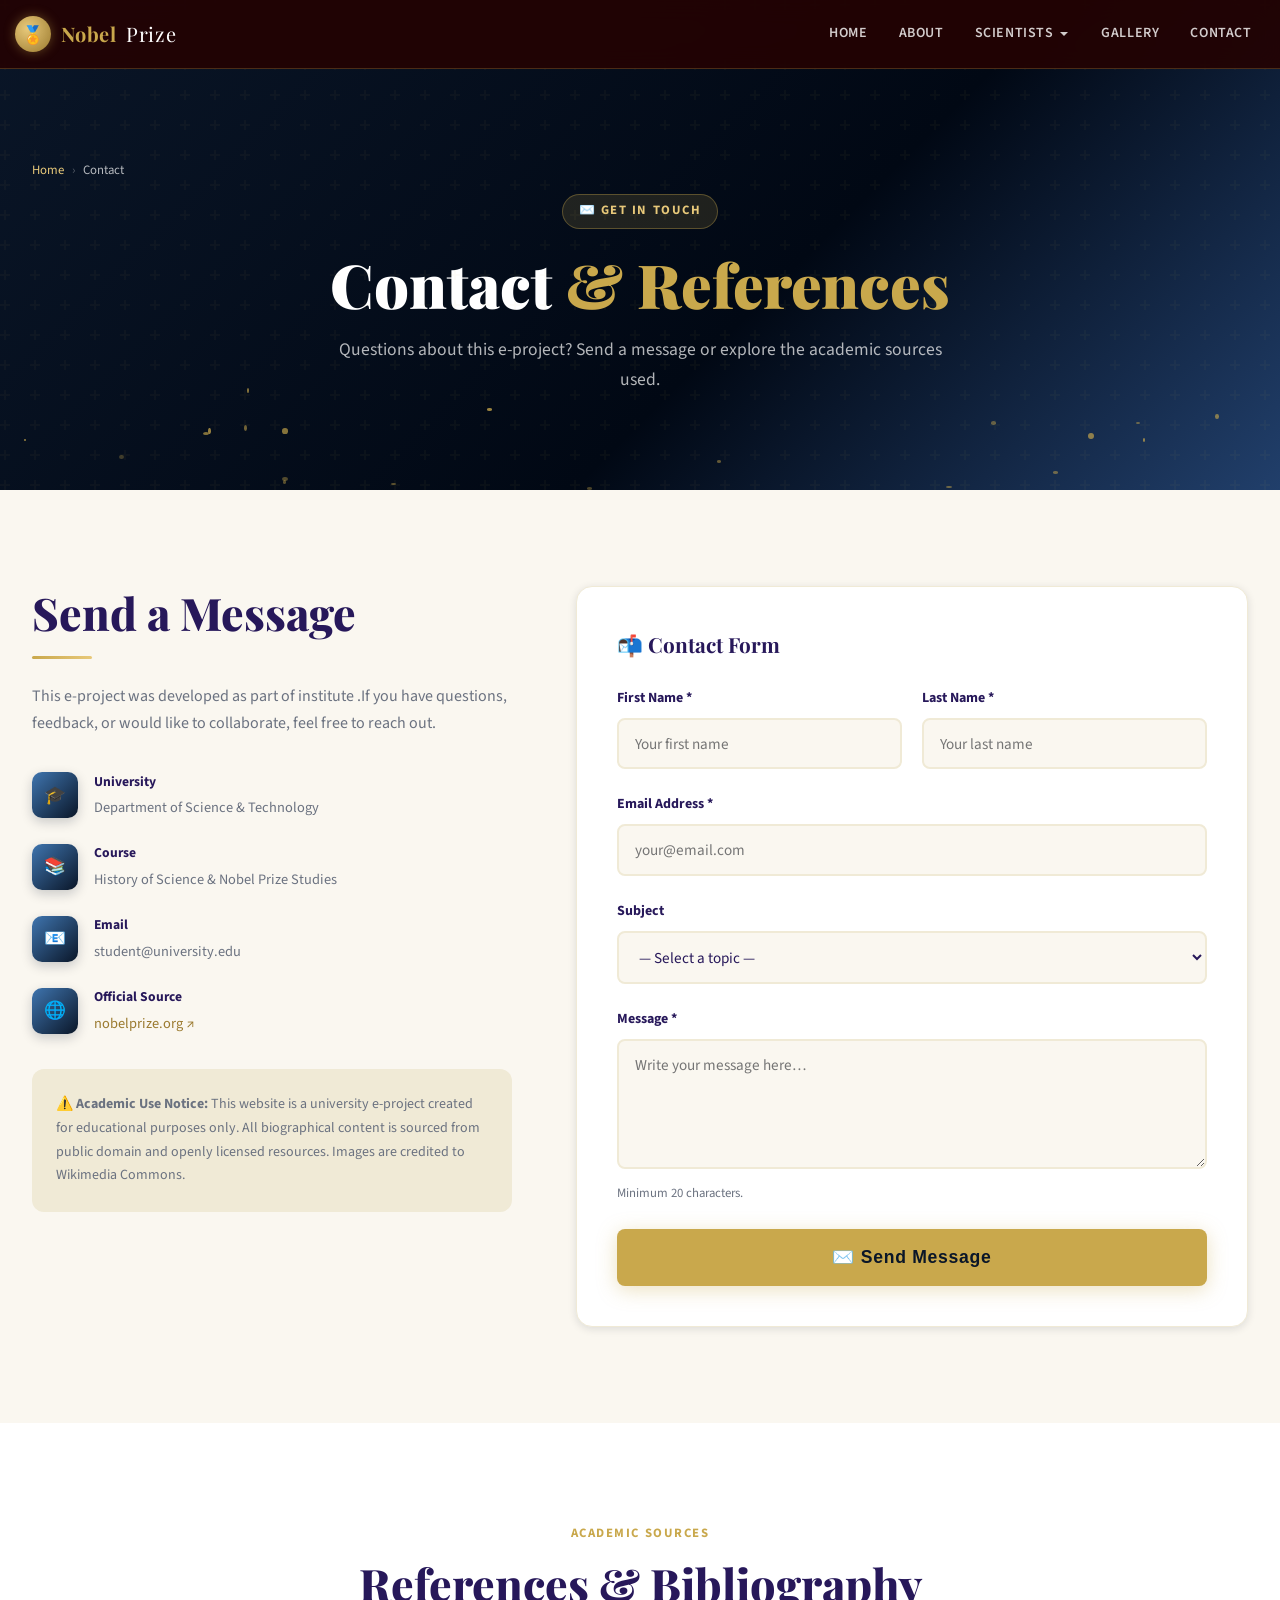
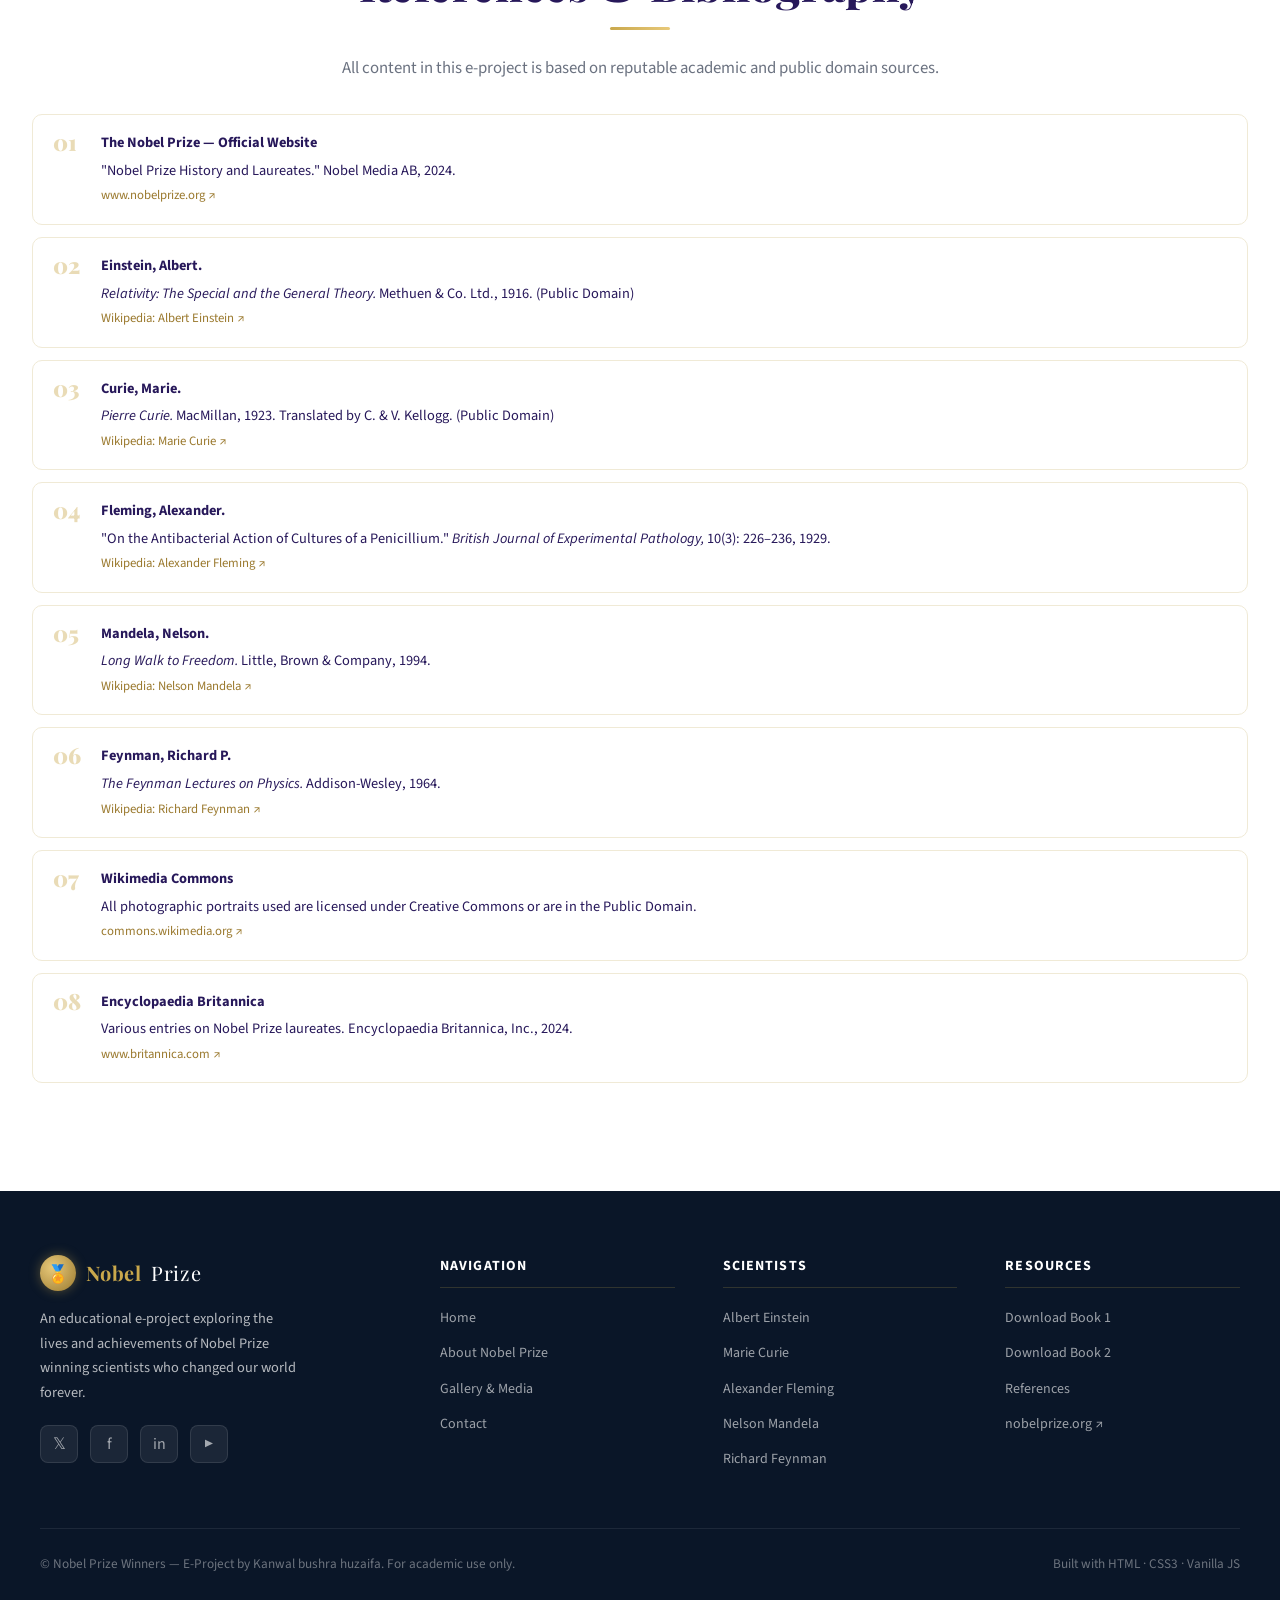
<file: contact.html>
<!DOCTYPE html>
<html lang="en">
<head>
  <meta charset="UTF-8" />
  <meta name="viewport" content="width=device-width, initial-scale=1.0" />
  <meta name="description" content="Contact us and view references for the Nobel Prize Winners E-Project." />
  <title>Contact & References — Nobel Prize E-Project</title>
  <link rel="stylesheet" href="css/style.css" />
  <link rel="preconnect" href="https://fonts.googleapis.com" />
  <link rel="preconnect" href="https://fonts.gstatic.com" crossorigin />
</head>
<body>

  <div id="page-overlay" class="active" aria-hidden="true"></div>
  <div id="nav-placeholder"></div>

  <!-- ── PAGE HERO ── -->
  <header class="page-hero" aria-label="Page header">
    <div class="hero-particles" aria-hidden="true"></div>
    <div class="breadcrumb">
      <a href="index.html">Home</a>
      <span>›</span>
      <span style="color:rgba(255,255,255,.7);">Contact</span>
    </div>
    <div class="page-hero-tag">✉️ Get in Touch</div>
    <h1>Contact <em>&amp; References</em></h1>
    <p>Questions about this e-project? Send a message or explore the academic sources used.</p>
  </header>

  <!-- ── CONTACT SECTION ── -->
  <section class="section" aria-labelledby="contact-heading">
    <div class="container">
      <div class="contact-grid">

        <!-- Left: Info -->
        <div class="reveal-left">
          <h2 class="section-title" id="contact-heading">Send a Message</h2>
          <div class="gold-line"></div>
          <p style="color:var(--text-muted);margin-bottom:2rem;">
            This e-project was developed as part of institute .If you have questions, feedback, or would like to collaborate, feel free to reach out.
          </p>

          <div class="contact-item">
            <div class="contact-icon" aria-hidden="true">🎓</div>
            <div class="contact-item-text">
              <strong>University</strong>
              <span>Department of Science &amp; Technology</span>
            </div>
          </div>

          <div class="contact-item">
            <div class="contact-icon" aria-hidden="true">📚</div>
            <div class="contact-item-text">
              <strong>Course</strong>
              <span>History of Science &amp; Nobel Prize Studies</span>
            </div>
          </div>

          <div class="contact-item">
            <div class="contact-icon" aria-hidden="true">📧</div>
            <div class="contact-item-text">
              <strong>Email</strong>
              <span>student@university.edu</span>
            </div>
          </div>

          <div class="contact-item">
            <div class="contact-icon" aria-hidden="true">🌐</div>
            <div class="contact-item-text">
              <strong>Official Source</strong>
              <span><a href="https://www.nobelprize.org" target="_blank" rel="noopener" style="color:var(--gold-dark);">nobelprize.org ↗</a></span>
            </div>
          </div>

          <!-- Disclaimer box -->
          <div style="background:var(--cream-dark);border-radius:12px;padding:1.5rem;margin-top:2rem;">
            <p style="font-size:.875rem;color:var(--text-muted);">
              ⚠️ <strong>Academic Use Notice:</strong> This website is a university e-project created for educational purposes only. All biographical content is sourced from public domain and openly licensed resources. Images are credited to Wikimedia Commons.
            </p>
          </div>
        </div>

        <!-- Right: Form -->
        <div class="reveal-right">
          <div class="contact-form">
            <h3 style="font-family:var(--font-display);font-size:1.3rem;margin-bottom:1.5rem;">
              📬 Contact Form
            </h3>

            <form id="contact-form" novalidate>
              <div class="form-row">
                <div class="form-group">
                  <label for="fname">First Name *</label>
                  <input type="text" id="fname" name="fname" placeholder="Your first name" required autocomplete="given-name" />
                </div>
                <div class="form-group">
                  <label for="lname">Last Name *</label>
                  <input type="text" id="lname" name="lname" placeholder="Your last name" required autocomplete="family-name" />
                </div>
              </div>

              <div class="form-group">
                <label for="email">Email Address *</label>
                <input type="email" id="email" name="email" placeholder="your@email.com" required autocomplete="email" />
              </div>

              <div class="form-group">
                <label for="subject">Subject</label>
                <select id="subject" name="subject">
                  <option value="">— Select a topic —</option>
                  <option value="feedback">Project Feedback</option>
                  <option value="question">General Question</option>
                  <option value="collaboration">Collaboration</option>
                  <option value="source">Source / Citation Query</option>
                  <option value="other">Other</option>
                </select>
              </div>

              <div class="form-group">
                <label for="message">Message *</label>
                <textarea id="message" name="message" placeholder="Write your message here…" required minlength="20"></textarea>
                <p class="form-note">Minimum 20 characters.</p>
              </div>

              <button type="submit" class="btn btn-primary" style="width:100%;justify-content:center;padding:1rem;">
                ✉️ Send Message
              </button>
            </form>

            <!-- Success State -->
            <div id="form-success" class="success-msg" aria-live="polite">
              <div class="success-icon" aria-hidden="true">✅</div>
              <h4 style="font-family:var(--font-display);font-size:1.3rem;margin-bottom:.5rem;">Message Sent!</h4>
              <p style="color:var(--text-muted);">Thank you for reaching out. We'll get back to you as soon as possible.</p>
            </div>
          </div>
        </div>

      </div>
    </div>
  </section>

  <!-- ── REFERENCES ── -->
  <section class="section section-alt" id="references" aria-labelledby="ref-heading">
    <div class="container">
      <div class="text-center reveal">
        <span class="section-label">Academic Sources</span>
        <h2 class="section-title" id="ref-heading">References &amp; Bibliography</h2>
        <div class="gold-line"></div>
        <p class="section-desc">All content in this e-project is based on reputable academic and public domain sources.</p>
      </div>

      <ol class="references-list reveal">

        <li class="ref-item">
          <div class="ref-num"></div>
          <div class="ref-text">
            <strong>The Nobel Prize — Official Website</strong>
            "Nobel Prize History and Laureates." Nobel Media AB, 2024.
            <br><a href="https://www.nobelprize.org" target="_blank" rel="noopener">www.nobelprize.org ↗</a>
          </div>
        </li>

        <li class="ref-item">
          <div class="ref-num"></div>
          <div class="ref-text">
            <strong>Einstein, Albert.</strong>
            <em>Relativity: The Special and the General Theory.</em> Methuen &amp; Co. Ltd., 1916. (Public Domain)
            <br><a href="https://en.wikipedia.org/wiki/Albert_Einstein" target="_blank" rel="noopener">Wikipedia: Albert Einstein ↗</a>
          </div>
        </li>

        <li class="ref-item">
          <div class="ref-num"></div>
          <div class="ref-text">
            <strong>Curie, Marie.</strong>
            <em>Pierre Curie.</em> MacMillan, 1923. Translated by C. &amp; V. Kellogg. (Public Domain)
            <br><a href="https://en.wikipedia.org/wiki/Marie_Curie" target="_blank" rel="noopener">Wikipedia: Marie Curie ↗</a>
          </div>
        </li>

        <li class="ref-item">
          <div class="ref-num"></div>
          <div class="ref-text">
            <strong>Fleming, Alexander.</strong>
            "On the Antibacterial Action of Cultures of a Penicillium."
            <em>British Journal of Experimental Pathology,</em> 10(3): 226–236, 1929.
            <br><a href="https://en.wikipedia.org/wiki/Alexander_Fleming" target="_blank" rel="noopener">Wikipedia: Alexander Fleming ↗</a>
          </div>
        </li>

        <li class="ref-item">
          <div class="ref-num"></div>
          <div class="ref-text">
            <strong>Mandela, Nelson.</strong>
            <em>Long Walk to Freedom.</em> Little, Brown &amp; Company, 1994.
            <br><a href="https://en.wikipedia.org/wiki/Nelson_Mandela" target="_blank" rel="noopener">Wikipedia: Nelson Mandela ↗</a>
          </div>
        </li>

        <li class="ref-item">
          <div class="ref-num"></div>
          <div class="ref-text">
            <strong>Feynman, Richard P.</strong>
            <em>The Feynman Lectures on Physics.</em> Addison-Wesley, 1964.
            <br><a href="https://en.wikipedia.org/wiki/Richard_Feynman" target="_blank" rel="noopener">Wikipedia: Richard Feynman ↗</a>
          </div>
        </li>

        <li class="ref-item">
          <div class="ref-num"></div>
          <div class="ref-text">
            <strong>Wikimedia Commons</strong>
            All photographic portraits used are licensed under Creative Commons or are in the Public Domain.
            <br><a href="https://commons.wikimedia.org" target="_blank" rel="noopener">commons.wikimedia.org ↗</a>
          </div>
        </li>

        <li class="ref-item">
          <div class="ref-num"></div>
          <div class="ref-text">
            <strong>Encyclopaedia Britannica</strong>
            Various entries on Nobel Prize laureates. Encyclopaedia Britannica, Inc., 2024.
            <br><a href="https://www.britannica.com" target="_blank" rel="noopener">www.britannica.com ↗</a>
          </div>
        </li>

      </ol>
    </div>
  </section>

  <div id="footer-placeholder"></div>
  <button class="back-top" aria-label="Back to top">↑</button>

  <script src="js/components.js"></script>
  <script src="js/script.js"></script>
</body>
</html>
</file>
<file: css/style.css>
/* ============================================================
   NOBEL PRIZE WINNERS — UNIVERSITY E-PROJECT
   style.css | Author: Student Project | Version 1.0
   ============================================================ */

/* ── Google Fonts ── */
@import url('https://fonts.googleapis.com/css2?family=Playfair+Display:ital,wght@0,400;0,700;0,900;1,400&family=Source+Sans+3:wght@300;400;600;700&display=swap');

/* ── CSS Custom Properties ── */
:root {
  --gold:        #C9A84C;
  --gold-light:  #E8C97A;
  --gold-dark:   #9B7A2F;
  --navy:        #0A1628;
  --navy-mid:    #010814;
  --navy-light:  #3f75af;
  --cream:       #FAF7F0;
  --cream-dark:  #F0EAD6;
  --text-main:   #27185a;
  --text-muted:  #6B7280;
  --white:       #FFFFFF;
  --shadow-sm:   0 2px 8px rgba(10,22,40,.12);
  --shadow-md:   0 6px 24px rgba(96, 14, 30, 0.18);
  --shadow-lg:   0 16px 48px rgba(147, 17, 95, 0.24);
  --radius:      10px;
  --transition:  .35s cubic-bezier(.4,0,.2,1);
  --font-display:'Playfair Display', Georgia, serif;
  --font-body:   'Source Sans 3', 'Segoe UI', sans-serif;
}

/* ── Reset & Base ── */
*, *::before, *::after { box-sizing: border-box; margin: 0; padding: 0; }

html { scroll-behavior: smooth; font-size: 16px; }

body {
  font-family: var(--font-body);
  background: var(--cream);
  color: var(--text-main);
  line-height: 1.7;
  overflow-x: hidden;
}

img { max-width: 100%; height: auto; display: block; }
a  { text-decoration: none; color: inherit; }
ul { list-style: none; }

/* ── Page Transition Overlay ── */
#page-overlay {
  position: fixed; inset: 0;
  background: var(--navy);
  z-index: 9999;
  pointer-events: none;
  opacity: 0;
  transition: opacity .45s ease;
}
#page-overlay.active { opacity: 1; pointer-events: all; }

/* ============================================================
   NAVIGATION
   ============================================================ */
.navbar {
  position: fixed; top: 0; left: 0; right: 0;
  z-index: 1000;
  background: rgba(35, 3, 3, 0.92);
  backdrop-filter: blur(12px);
  -webkit-backdrop-filter: blur(12px);
  border-bottom: 1px solid rgba(201,168,76,.25);
  transition: background var(--transition), box-shadow var(--transition);
}
.navbar.scrolled {
  background: rgba(20, 39, 69, 0.98);
  box-shadow: var(--shadow-md);
}

.nav-inner {
  max-width: 1280px; margin: auto;
  padding: 0 2rem;
  display: flex; align-items: center; justify-content: space-between;
  height: 68px;
}

/* Logo */
.nav-logo {
  display: flex; align-items: center; gap: .6rem;
  font-family: var(--font-display);
  font-size: 1.25rem; font-weight: 700;
  color: var(--gold);
  letter-spacing: .03em;
}
.nav-logo span { color: var(--white); font-weight: 400; }
.logo-medal {
  width: 36px; height: 36px;
  background: radial-gradient(circle at 35% 35%, var(--gold-light), var(--gold-dark));
  border-radius: 50%;
  display: flex; align-items: center; justify-content: center;
  font-size: 1.1rem;
  box-shadow: 0 0 12px rgba(201,168,76,.4);
}

/* Nav Links */
.nav-links {
  display: flex; align-items: center; gap: .25rem;
}
.nav-links a {
  color: rgba(255,255,255,.8);
  font-size: .875rem; font-weight: 600;
  letter-spacing: .04em; text-transform: uppercase;
  padding: .5rem .85rem;
  border-radius: 6px;
  position: relative;
  transition: color var(--transition), background var(--transition);
}
.nav-links a::after {
  content: '';
  position: absolute; bottom: 4px; left: 50%; right: 50%;
  height: 2px; background: var(--gold);
  border-radius: 2px;
  transition: left var(--transition), right var(--transition);
}
.nav-links a:hover,
.nav-links a.active {
  color: var(--gold-light);
  background: rgba(201,168,76,.1);
}
.nav-links a:hover::after,
.nav-links a.active::after { left: 12px; right: 12px; }

/* Dropdown */
.nav-dropdown { position: relative; }
.dropdown-toggle { cursor: pointer; display: flex; align-items: center; gap: .3rem; }
.dropdown-toggle svg { transition: transform var(--transition); }
.nav-dropdown:hover .dropdown-toggle svg { transform: rotate(180deg); }

.dropdown-menu {
  position: absolute; top: calc(100% + 8px); left: 50%;
  transform: translateX(-50%) translateY(-8px);
  background: var(--navy-mid);
  border: 1px solid rgba(201,168,76,.2);
  border-radius: var(--radius);
  padding: .5rem;
  min-width: 200px;
  opacity: 0; pointer-events: none;
  transition: opacity var(--transition), transform var(--transition);
  box-shadow: var(--shadow-lg);
}
.nav-dropdown:hover .dropdown-menu {
  opacity: 1; pointer-events: all;
  transform: translateX(-50%) translateY(0);
}
.dropdown-menu a {
  display: flex; align-items: center; gap: .6rem;
  padding: .55rem .9rem;
  border-radius: 6px;
  font-size: .85rem;
  color: rgba(255,255,255,.75);
  transition: background var(--transition), color var(--transition);
}
.dropdown-menu a:hover { background: rgba(201,168,76,.12); color: var(--gold-light); }
.dropdown-menu a .flag { font-size: 1rem; }

/* Hamburger */
.hamburger {
  display: none; flex-direction: column;
  justify-content: center; gap: 5px;
  width: 40px; height: 40px;
  background: none; border: none;
  cursor: pointer; padding: 6px;
  border-radius: 6px;
  transition: background var(--transition);
}
.hamburger:hover { background: rgba(201,168,76,.1); }
.hamburger span {
  display: block; height: 2px;
  background: var(--gold);
  border-radius: 2px;
  transition: transform var(--transition), opacity var(--transition), width var(--transition);
}
.hamburger span:nth-child(2) { width: 70%; margin-left: auto; }
.hamburger.open span:nth-child(1) { transform: translateY(7px) rotate(45deg); }
.hamburger.open span:nth-child(2) { opacity: 0; }
.hamburger.open span:nth-child(3) { transform: translateY(-7px) rotate(-45deg); width: 100%; }

/* Mobile Nav */
.mobile-nav {
  display: none; flex-direction: column;
  background: var(--navy-mid);
  border-top: 1px solid rgba(201,168,76,.2);
  padding: 1rem 2rem 1.5rem;
  gap: .25rem;
}
.mobile-nav.open { display: flex; }
.mobile-nav a {
  color: rgba(255,255,255,.8); font-size: .9rem; font-weight: 600;
  text-transform: uppercase; letter-spacing: .04em;
  padding: .65rem .75rem; border-radius: 6px;
  transition: color var(--transition), background var(--transition);
}
.mobile-nav a:hover { color: var(--gold-light); background: rgba(201,168,76,.1); }
.mobile-nav .mobile-divider {
  font-size: .7rem; letter-spacing: .1em; text-transform: uppercase;
  color: var(--gold); opacity: .7; padding: .75rem .75rem .25rem;
}

/* ============================================================
   HERO / BANNER SECTIONS
   ============================================================ */
.page-hero {
  position: relative;
  padding: 10rem 2rem 6rem;
  background: linear-gradient(135deg, var(--navy) 0%, var(--navy-mid) 60%, #213f6b 100%);
  overflow: hidden;
  text-align: center;
}
.page-hero::before {
  content: '';
  position: absolute; inset: 0;
  background: url("data:image/svg+xml,%3Csvg width='60' height='60' viewBox='0 0 60 60' xmlns='http://www.w3.org/2000/svg'%3E%3Cg fill='none' fill-rule='evenodd'%3E%3Cg fill='%23C9A84C' fill-opacity='0.04'%3E%3Cpath d='M36 34v-4h-2v4h-4v2h4v4h2v-4h4v-2h-4zm0-30V0h-2v4h-4v2h4v4h2V6h4V4h-4zM6 34v-4H4v4H0v2h4v4h2v-4h4v-2H6zM6 4V0H4v4H0v2h4v4h2V6h4V4H6z'/%3E%3C/g%3E%3C/g%3E%3C/svg%3E");
}
.page-hero-tag {
  display: inline-block;
  background: rgba(201,168,76,.15);
  border: 1px solid rgba(201,168,76,.35);
  color: var(--gold-light);
  font-size: .8rem; font-weight: 700;
  letter-spacing: .12em; text-transform: uppercase;
  padding: .35rem 1rem; border-radius: 50px;
  margin-bottom: 1.25rem;
}
.page-hero h1 {
  font-family: var(--font-display);
  font-size: clamp(2.2rem, 5vw, 3.8rem);
  color: var(--white); font-weight: 900;
  line-height: 1.15;
  margin-bottom: 1rem;
}
.page-hero h1 em { color: var(--gold); font-style: normal; }
.page-hero p {
  max-width: 640px; margin: 0 auto;
  color: rgba(255,255,255,.7); font-size: 1.1rem;
}
.hero-particles {
  position: absolute; inset: 0; pointer-events: none; overflow: hidden;
}
.particle {
  position: absolute; width: 4px; height: 4px;
  background: var(--gold); border-radius: 50%; opacity: 0;
  animation: floatUp 6s infinite ease-in-out;
}
@keyframes floatUp {
  0%   { opacity: 0; transform: translateY(60px) scale(0); }
  20%  { opacity: .6; }
  80%  { opacity: .2; }
  100% { opacity: 0; transform: translateY(-200px) scale(1.5); }
}

/* ============================================================
   HOME PAGE — VIDEO BANNER
   ============================================================ */
.video-banner {
  position: relative; height: 100vh; min-height: 600px;
  background: var(--navy);
  overflow: hidden;
  display: flex; align-items: center; justify-content: center;
}
.video-bg {
  position: absolute; inset: 0;
  width: 100%; height: 100%;
  object-fit: cover; opacity: .35;
}
.video-fallback {
  position: absolute; inset: 0;
  background: radial-gradient(ellipse at 30% 50%, #1E3A5F 0%, #0A1628 60%);
}
/* Animated background stars for fallback */
.stars {
  position: absolute; inset: 0; overflow: hidden;
}
.star {
  position: absolute;
  background: var(--white); border-radius: 50%;
  animation: twinkle 3s infinite ease-in-out alternate;
}
@keyframes twinkle {
  0%  { opacity: .1; transform: scale(.8); }
  100%{ opacity: .8; transform: scale(1.2); }
}

.video-overlay {
  position: absolute; inset: 0;
  background: linear-gradient(to bottom, rgba(10,22,40,.3) 0%, rgba(10,22,40,.6) 70%, rgba(10,22,40,.95) 100%);
}
.video-content {
  position: relative; z-index: 2;
  text-align: center; padding: 2rem;
  max-width: 900px;
}
.video-tag {
  display: inline-flex; align-items: center; gap: .5rem;
  background: rgba(201,168,76,.15);
  border: 1px solid rgba(201,168,76,.4);
  color: var(--gold-light); font-size: .8rem;
  font-weight: 700; letter-spacing: .12em; text-transform: uppercase;
  padding: .4rem 1.1rem; border-radius: 50px;
  margin-bottom: 1.75rem;
  animation: fadeInDown .8s ease both;
}
.video-tag .dot {
  width: 6px; height: 6px; background: var(--gold);
  border-radius: 50%; animation: pulse 1.5s infinite;
}
@keyframes pulse {
  0%,100% { transform: scale(1); opacity: 1; }
  50%      { transform: scale(1.6); opacity: .5; }
}
.video-title {
  font-family: var(--font-display);
  font-size: clamp(2.5rem, 7vw, 5.5rem);
  color: var(--white); font-weight: 900;
  line-height: 1.1; margin-bottom: 1.5rem;
  animation: fadeInDown .8s .15s ease both;
}
.video-title span { color: var(--gold); }
.video-subtitle {
  font-size: clamp(1rem, 2.5vw, 1.25rem);
  color: rgba(255,255,255,.75); max-width: 600px; margin: 0 auto 2.5rem;
  animation: fadeInDown .8s .3s ease both;
}
.hero-cta {
  display: flex; flex-wrap: wrap; gap: 1rem;
  justify-content: center;
  animation: fadeInDown .8s .45s ease both;
}
.btn {
  display: inline-flex; align-items: center; gap: .5rem;
  padding: .85rem 2rem; border-radius: 8px;
  font-weight: 700; font-size: .95rem;
  letter-spacing: .04em; cursor: pointer;
  border: 2px solid transparent;
  transition: all var(--transition);
  position: relative; overflow: hidden;
}
.btn::before {
  content: ''; position: absolute; inset: 0;
  background: rgba(255,255,255,.1);
  transform: translateX(-100%);
  transition: transform .4s ease;
}
.btn:hover::before { transform: translateX(0); }
.btn-primary {
  background: var(--gold);
  color: var(--navy);
  box-shadow: 0 4px 20px rgba(201,168,76,.35);
}
.btn-primary:hover {
  background: var(--gold-light);
  box-shadow: 0 6px 28px rgba(201,168,76,.5);
  transform: translateY(-2px);
}
.btn-outline {
  border-color: rgba(255,255,255,.4);
  color: var(--white);
}
.btn-outline:hover {
  border-color: var(--gold);
  color: var(--gold-light);
  transform: translateY(-2px);
}

/* Play button */
.play-btn {
  display: inline-flex; align-items: center; justify-content: center;
  width: 64px; height: 64px;
  background: rgba(255,255,255,.15);
  border: 2px solid rgba(255,255,255,.4);
  border-radius: 50%; font-size: 1.4rem;
  transition: all var(--transition); cursor: pointer;
}
.play-btn:hover {
  background: var(--gold); border-color: var(--gold);
  transform: scale(1.1);
}


/* Scroll indicator */
.scroll-indicator {
  position: absolute; bottom: 2.5rem; left: 50%; transform: translateX(-50%);
  z-index: 2; display: flex; flex-direction: column;
  align-items: center; gap: .4rem;
  color: rgba(255,255,255,.5); font-size: .75rem;
  letter-spacing: .1em; text-transform: uppercase;
  animation: bounceDown 2s infinite;
}
.scroll-indicator svg { opacity: .5; }
@keyframes bounceDown {
  0%,100% { transform: translateX(-50%) translateY(0); }
  50%      { transform: translateX(-50%) translateY(8px); }
}

@keyframes fadeInDown {
  from { opacity: 0; transform: translateY(-24px); }
  to   { opacity: 1; transform: translateY(0); }
}
@keyframes fadeInUp {
  from { opacity: 0; transform: translateY(24px); }
  to   { opacity: 1; transform: translateY(0); }
}

/* ============================================================
   SECTIONS & LAYOUT
   ============================================================ */
.section { padding: 6rem 2rem; }
.section-alt { background: var(--white); }
.section-dark { background: var(--navy); color: var(--white); }

.container { max-width: 1200px; margin: auto; }
.container-sm { max-width: 820px; margin: auto; }

.section-label {
  display: inline-block;
  color: var(--gold); font-size: .8rem;
  font-weight: 700; letter-spacing: .12em; text-transform: uppercase;
  margin-bottom: .75rem;
}
.section-title {
  font-family: var(--font-display);
  font-size: clamp(1.9rem, 4vw, 2.8rem);
  font-weight: 800; line-height: 1.2;
  margin-bottom: 1rem;
}
.section-desc {
  color: var(--text-muted); font-size: 1.05rem;
  max-width: 600px;
}
.text-center { text-align: center; }
.text-center .section-desc { margin: 0 auto; }

/* Gold divider */
.gold-line {
  width: 60px; height: 3px;
  background: linear-gradient(90deg, var(--gold), var(--gold-light));
  border-radius: 2px; margin: 1rem 0 1.5rem;
}
.text-center .gold-line { margin: 1rem auto 1.5rem; }

/* ============================================================
   SCIENTIST CARDS (Home page grid)
   ============================================================ */
.cards-grid {
  display: grid;
  grid-template-columns: repeat(auto-fill, minmax(300px, 1fr));
  gap: 2rem; margin-top: 3rem;
}
.scientist-card {
  background: var(--white);
  border-radius: 14px;
  overflow: hidden;
  box-shadow: var(--shadow-sm);
  border: 1px solid rgba(201,168,76,.12);
  transition: transform var(--transition), box-shadow var(--transition);
  position: relative;
}
.scientist-card:hover {
  transform: translateY(-6px);
  box-shadow: var(--shadow-lg);
}
.card-img-wrap {
  position: relative; height: 220px;
  background: linear-gradient(135deg, var(--navy-light), var(--navy));
  overflow: hidden;
}
.card-img-wrap img {
  width: 100%; height: 100%;
  object-fit: cover;
  transition: transform .6s ease;
  filter: grayscale(20%);
}
.scientist-card:hover .card-img-wrap img { transform: scale(1.06); filter: grayscale(0); }
.card-badge {
  position: absolute; top: 1rem; right: 1rem;
  background: var(--gold);
  color: var(--navy); font-size: .72rem;
  font-weight: 800; letter-spacing: .06em; text-transform: uppercase;
  padding: .3rem .7rem; border-radius: 50px;
}
.card-body { padding: 1.5rem; }
.card-year { color: var(--gold); font-size: .8rem; font-weight: 700; letter-spacing: .06em; }
.card-name {
  font-family: var(--font-display);
  font-size: 1.3rem; font-weight: 700;
  margin: .3rem 0 .6rem; line-height: 1.25;
}
.card-desc { color: var(--text-muted); font-size: .9rem; line-height: 1.6; }
.card-link {
  display: inline-flex; align-items: center; gap: .4rem;
  margin-top: 1.1rem; color: var(--gold-dark);
  font-size: .875rem; font-weight: 700;
  transition: gap var(--transition), color var(--transition);
}
.card-link:hover { gap: .7rem; color: var(--gold); }

/* ============================================================
   ABOUT PAGE
   ============================================================ */
.about-grid {
  display: grid; grid-template-columns: 1fr 1fr;
  gap: 4rem; align-items: center;
}
.about-img-wrap {
  position: relative; border-radius: 16px; overflow: hidden;
  box-shadow: var(--shadow-lg);
}
.about-img-wrap img { width: 100%; height: 480px; object-fit: cover; }
.about-img-wrap::before {
  content: '';
  position: absolute; inset: -2px;
  border: 2px solid var(--gold);
  border-radius: 18px; z-index: 1;
  opacity: .4;
}
.about-img-accent {
  position: absolute; bottom: -1.5rem; right: -1.5rem;
  width: 100px; height: 100px;
  background: var(--gold); border-radius: 16px;
  opacity: .12; z-index: 0;
}
.stat-row { display: flex; gap: 2rem; margin-top: 2rem; flex-wrap: wrap; }
.stat-item { flex: 1; min-width: 100px; }
.stat-number {
  font-family: var(--font-display);
  font-size: 2.2rem; font-weight: 900;
  color: var(--gold-dark); line-height: 1;
}
.stat-label { font-size: .85rem; color: var(--text-muted); margin-top: .2rem; }

.categories-grid {
  display: grid; grid-template-columns: repeat(auto-fill, minmax(180px, 1fr));
  gap: 1.25rem; margin-top: 2.5rem;
}
.category-card {
  background: var(--white);
  border: 1px solid var(--cream-dark);
  border-radius: 12px; padding: 1.5rem;
  text-align: center;
  transition: all var(--transition);
  cursor: default;
}
.category-card:hover {
  border-color: var(--gold);
  box-shadow: 0 4px 20px rgba(201,168,76,.15);
  transform: translateY(-3px);
}
.category-icon { font-size: 2rem; margin-bottom: .6rem; }
.category-name { font-weight: 700; font-size: .95rem; }

/* ============================================================
   SCIENTIST PROFILE PAGES
   ============================================================ */
.scientist-profile { padding: 3rem 2rem 6rem; }
.profile-grid {
  display: grid; grid-template-columns: 320px 1fr;
  gap: 3rem; align-items: start;
  margin-top: 2rem;
}
.profile-sidebar {
  position: sticky; top: 90px;
}
.profile-photo {
  width: 100%; border-radius: 14px;
  box-shadow: var(--shadow-lg);
  border: 3px solid var(--gold);
  margin-bottom: 1.5rem;
  object-fit: cover; height: 360px;
}
.profile-meta {
  background: var(--white);
  border: 1px solid var(--cream-dark);
  border-radius: 12px; padding: 1.5rem;
  margin-bottom: 1.25rem;
}
.meta-row {
  display: flex; justify-content: space-between; align-items: flex-start;
  padding: .6rem 0;
  border-bottom: 1px solid var(--cream-dark);
  font-size: .9rem; gap: 1rem;
}
.meta-row:last-child { border-bottom: none; }
.meta-label { color: var(--text-muted); font-weight: 600; white-space: nowrap; }
.meta-value { font-weight: 700; text-align: right; }
.meta-value.gold { color: var(--gold-dark); }

.download-card {
  background: linear-gradient(135deg, var(--navy-mid), var(--navy-light));
  border-radius: 12px; padding: 1.5rem;
  color: var(--white);
}
.download-card h4 {
  font-family: var(--font-display);
  font-size: 1rem; margin-bottom: 1rem;
  color: var(--gold-light);
}
.download-btn {
  display: flex; align-items: center; gap: .7rem;
  background: rgba(201,168,76,.15);
  border: 1px solid rgba(201,168,76,.3);
  border-radius: 8px; padding: .75rem 1rem;
  margin-bottom: .75rem; cursor: pointer;
  transition: all var(--transition);
  text-decoration: none; color: inherit; width: 100%;
}
.download-btn:hover {
  background: rgba(201,168,76,.25);
  border-color: var(--gold);
  transform: translateX(4px);
}
.download-btn .dl-icon { font-size: 1.3rem; flex-shrink: 0; }
.download-btn .dl-info { flex: 1; }
.download-btn .dl-name { font-size: .875rem; font-weight: 700; display: block; }
.download-btn .dl-size { font-size: .75rem; opacity: .65; }
.download-btn .dl-arrow { opacity: .5; transition: opacity var(--transition); }
.download-btn:hover .dl-arrow { opacity: 1; }

/* Profile Content */
.profile-content h2 {
  font-family: var(--font-display);
  font-size: 1.5rem; font-weight: 700;
  margin: 2rem 0 .75rem;
  padding-bottom: .5rem;
  border-bottom: 2px solid var(--cream-dark);
  display: flex; align-items: center; gap: .5rem;
}
.profile-content h2 .icon { color: var(--gold); }
.profile-content p { color: var(--text-muted); margin-bottom: 1rem; }

/* Nobel Prize Highlight Box */
.prize-box {
  background: linear-gradient(135deg, #FFF9EC, #FFF3D0);
  border: 1px solid rgba(201,168,76,.3);
  border-left: 4px solid var(--gold);
  border-radius: var(--radius); padding: 1.5rem 2rem;
  margin: 1.5rem 0;
}
.prize-box-title {
  font-family: var(--font-display);
  font-size: 1.1rem; font-weight: 700;
  color: var(--gold-dark); margin-bottom: .5rem;
}
.prize-box p { color: var(--text-main); margin: 0; }

/* Achievements list */
.achievement-list { margin: 1rem 0; }
.achievement-list li {
  position: relative; padding: .5rem 0 .5rem 1.5rem;
  border-bottom: 1px solid var(--cream-dark);
  color: var(--text-muted); font-size: .95rem;
}
.achievement-list li::before {
  content: '◆';
  position: absolute; left: 0; color: var(--gold);
  font-size: .6rem; top: .75rem;
}

/* Timeline */
.timeline { margin: 1.5rem 0; position: relative; padding-left: 2rem; }
.timeline::before {
  content: ''; position: absolute; left: 8px; top: 0; bottom: 0;
  width: 2px; background: linear-gradient(to bottom, var(--gold), transparent);
}
.tl-item { position: relative; margin-bottom: 1.5rem; }
.tl-dot {
  position: absolute; left: -1.75rem; top: .35rem;
  width: 10px; height: 10px;
  background: var(--gold); border-radius: 50%;
  box-shadow: 0 0 0 3px rgba(201,168,76,.25);
}
.tl-year { font-weight: 800; color: var(--gold-dark); font-size: .85rem; }
.tl-text { color: var(--text-muted); font-size: .9rem; }

/* ============================================================
   GALLERY PAGE
   ============================================================ */
.gallery-grid {
  columns: 3; column-gap: 1.25rem;
  margin-top: 3rem;
}
.gallery-item {
  break-inside: avoid; margin-bottom: 1.25rem;
  border-radius: 10px; overflow: hidden;
  position: relative; cursor: pointer;
  box-shadow: var(--shadow-sm);
}
.gallery-item img {
  width: 100%; display: block;
  transition: transform .5s ease, filter .5s ease;
}
.gallery-item:hover img { transform: scale(1.04); filter: brightness(1.1); }
.gallery-overlay {
  position: absolute; inset: 0;
  background: linear-gradient(to top, rgba(10,22,40,.8) 0%, transparent 55%);
  opacity: 0; transition: opacity var(--transition);
  display: flex; align-items: flex-end; padding: 1rem 1.25rem;
}
.gallery-item:hover .gallery-overlay { opacity: 1; }
.gallery-caption { color: var(--white); font-size: .85rem; font-weight: 600; }

/* Lightbox */
.lightbox {
  position: fixed; inset: 0; z-index: 2000;
  background: rgba(10,22,40,.95);
  display: flex; align-items: center; justify-content: center;
  opacity: 0; pointer-events: none;
  transition: opacity var(--transition);
}
.lightbox.open { opacity: 1; pointer-events: all; }
.lightbox img {
  max-width: 90vw; max-height: 85vh;
  border-radius: 10px; box-shadow: var(--shadow-lg);
  transform: scale(.95);
  transition: transform var(--transition);
}
.lightbox.open img { transform: scale(1); }
.lightbox-close {
  position: absolute; top: 1.5rem; right: 1.5rem;
  width: 44px; height: 44px;
  background: rgba(255,255,255,.1); border: 1px solid rgba(255,255,255,.2);
  border-radius: 50%; color: var(--white); font-size: 1.2rem;
  cursor: pointer; display: flex; align-items: center; justify-content: center;
  transition: background var(--transition);
}
.lightbox-close:hover { background: rgba(201,168,76,.3); }

/* Video grid */
.video-grid {
  display: grid; grid-template-columns: repeat(auto-fill, minmax(300px,1fr));
  gap: 1.5rem; margin-top: 2rem;
}
.video-card {
  background: var(--navy-mid); border-radius: 12px;
  overflow: hidden; box-shadow: var(--shadow-md);
  transition: transform var(--transition);
}
.video-card:hover { transform: translateY(-4px); }
.video-thumb {
  position: relative; height: 180px;
  background: linear-gradient(135deg, var(--navy), var(--navy-light));
  display: flex; align-items: center; justify-content: center;
  cursor: pointer; overflow: hidden;
}
.video-thumb img { width: 100%; height: 100%; object-fit: cover; opacity: .6; }
.video-thumb .play-circle {
  position: absolute;
  width: 56px; height: 56px;
  background: rgba(201,168,76,.9); border-radius: 50%;
  display: flex; align-items: center; justify-content: center;
  font-size: 1.4rem; color: var(--navy);
  transition: transform var(--transition);
}
.video-card:hover .play-circle { transform: scale(1.1); }
.video-info { padding: 1.25rem; color: var(--white); }
.video-info h4 { font-family: var(--font-display); margin-bottom: .3rem; }
.video-info p { font-size: .85rem; opacity: .65; }

/* ============================================================
   CONTACT PAGE
   ============================================================ */
.contact-grid {
  display: grid; grid-template-columns: 1fr 1.4fr;
  gap: 4rem; align-items: start;
}
.contact-info h3 {
  font-family: var(--font-display);
  font-size: 1.6rem; margin-bottom: 1rem;
}
.contact-info p { color: var(--text-muted); margin-bottom: 1.5rem; }
.contact-item {
  display: flex; align-items: center; gap: 1rem;
  margin-bottom: 1.25rem;
}
.contact-icon {
  width: 46px; height: 46px; border-radius: 10px;
  background: linear-gradient(135deg, var(--navy-light), var(--navy));
  display: flex; align-items: center; justify-content: center;
  font-size: 1.1rem; flex-shrink: 0;
  box-shadow: 0 4px 12px rgba(10,22,40,.2);
}
.contact-item-text strong { display: block; font-size: .85rem; margin-bottom: .1rem; }
.contact-item-text span { color: var(--text-muted); font-size: .9rem; }

/* Form */
.contact-form {
  background: var(--white);
  border: 1px solid var(--cream-dark);
  border-radius: 16px; padding: 2.5rem;
  box-shadow: var(--shadow-sm);
}
.form-row { display: grid; grid-template-columns: 1fr 1fr; gap: 1.25rem; }
.form-group { margin-bottom: 1.5rem; }
.form-group label {
  display: block; font-size: .875rem;
  font-weight: 700; margin-bottom: .45rem;
  color: var(--text-main);
}
.form-group input,
.form-group select,
.form-group textarea {
  width: 100%; padding: .8rem 1rem;
  border: 2px solid var(--cream-dark);
  border-radius: 8px;
  font-family: var(--font-body); font-size: .95rem;
  background: var(--cream);
  color: var(--text-main);
  transition: border-color var(--transition), box-shadow var(--transition);
  outline: none;
}
.form-group input:focus,
.form-group select:focus,
.form-group textarea:focus {
  border-color: var(--gold);
  box-shadow: 0 0 0 3px rgba(201,168,76,.15);
  background: var(--white);
}
.form-group textarea { resize: vertical; min-height: 130px; }
.form-note { font-size: .8rem; color: var(--text-muted); margin-top: .3rem; }

/* References */
.references-list { counter-reset: ref; margin-top: 2rem; }
.ref-item {
  counter-increment: ref;
  display: flex; gap: 1rem; align-items: flex-start;
  padding: 1rem 1.25rem;
  background: var(--white); border: 1px solid var(--cream-dark);
  border-radius: 10px; margin-bottom: .75rem;
  transition: border-color var(--transition);
}
.ref-item:hover { border-color: var(--gold); }
.ref-num {
  font-family: var(--font-display); font-size: 1.4rem;
  font-weight: 900; color: var(--gold); opacity: .4;
  min-width: 2rem; line-height: 1;
}
.ref-num::before { content: counter(ref, decimal-leading-zero); }
.ref-text { flex: 1; font-size: .9rem; }
.ref-text strong { display: block; margin-bottom: .2rem; }
.ref-text a { color: var(--gold-dark); font-size: .8rem; }
.ref-text a:hover { color: var(--gold); text-decoration: underline; }

/* ============================================================
   FOOTER
   ============================================================ */
footer {
  background: var(--navy);
  color: rgba(255,255,255,.7);
  padding: 4rem 2rem 0;
}
.footer-inner {
  max-width: 1200px; margin: auto;
  display: grid; grid-template-columns: 1.5fr 1fr 1fr 1fr;
  gap: 3rem; padding-bottom: 3rem;
}
.footer-brand .nav-logo { margin-bottom: 1rem; }
.footer-brand p { font-size: .9rem; line-height: 1.7; max-width: 260px; }
.footer-col h5 {
  color: var(--white); font-weight: 700;
  font-size: .875rem; letter-spacing: .08em; text-transform: uppercase;
  margin-bottom: 1rem; padding-bottom: .5rem;
  border-bottom: 1px solid rgba(201,168,76,.2);
}
.footer-col ul li { margin-bottom: .5rem; }
.footer-col ul li a {
  font-size: .875rem; color: rgba(255,255,255,.6);
  transition: color var(--transition), padding var(--transition);
  display: inline-block;
}
.footer-col ul li a:hover { color: var(--gold-light); padding-left: 4px; }

.social-links { display: flex; gap: .75rem; margin-top: 1.25rem; }
.social-btn {
  width: 38px; height: 38px;
  background: rgba(255,255,255,.07);
  border: 1px solid rgba(255,255,255,.1);
  border-radius: 8px;
  display: flex; align-items: center; justify-content: center;
  font-size: 1rem; color: rgba(255,255,255,.6);
  transition: all var(--transition); text-decoration: none;
}
.social-btn:hover {
  background: rgba(201,168,76,.2);
  border-color: var(--gold);
  color: var(--gold-light);
  transform: translateY(-2px);
}

.footer-bottom {
  border-top: 1px solid rgba(255,255,255,.08);
  padding: 1.5rem 0;
  max-width: 1200px; margin: 0 auto;
  display: flex; justify-content: space-between; align-items: center;
  flex-wrap: wrap; gap: 1rem;
  font-size: .83rem; color: rgba(255,255,255,.4);
}
.footer-bottom a { color: var(--gold); }

/* ============================================================
   TOAST NOTIFICATION
   ============================================================ */
.toast {
  position: fixed; bottom: 2rem; right: 2rem; z-index: 3000;
  background: var(--navy-mid);
  border: 1px solid rgba(201,168,76,.3);
  border-left: 4px solid var(--gold);
  border-radius: 10px; padding: 1rem 1.5rem;
  display: flex; align-items: center; gap: .75rem;
  box-shadow: var(--shadow-lg);
  transform: translateY(100px); opacity: 0;
  transition: all .4s cubic-bezier(.34,1.56,.64,1);
  max-width: 340px;
}
.toast.show { transform: translateY(0); opacity: 1; }
.toast .toast-icon { font-size: 1.3rem; }
.toast .toast-text { color: var(--white); font-size: .9rem; }
.toast .toast-text strong { display: block; margin-bottom: .1rem; }

/* ============================================================
   SCROLL ANIMATIONS
   ============================================================ */
.reveal {
  opacity: 0; transform: translateY(30px);
  transition: opacity .7s ease, transform .7s ease;
}
.reveal.visible { opacity: 1; transform: translateY(0); }
.reveal-left {
  opacity: 0; transform: translateX(-30px);
  transition: opacity .7s ease, transform .7s ease;
}
.reveal-left.visible { opacity: 1; transform: translateX(0); }
.reveal-right {
  opacity: 0; transform: translateX(30px);
  transition: opacity .7s ease, transform .7s ease;
}
.reveal-right.visible { opacity: 1; transform: translateX(0); }

/* Stagger children */
.stagger > * { opacity: 0; transform: translateY(20px); }
.stagger.visible > *:nth-child(1) { animation: fadeInUp .5s .05s forwards; }
.stagger.visible > *:nth-child(2) { animation: fadeInUp .5s .15s forwards; }
.stagger.visible > *:nth-child(3) { animation: fadeInUp .5s .25s forwards; }
.stagger.visible > *:nth-child(4) { animation: fadeInUp .5s .35s forwards; }
.stagger.visible > *:nth-child(5) { animation: fadeInUp .5s .45s forwards; }
.stagger.visible > *:nth-child(6) { animation: fadeInUp .5s .55s forwards; }

/* ============================================================
   BACK TO TOP
   ============================================================ */
.back-top {
  position: fixed; bottom: 2rem; left: 2rem; z-index: 500;
  width: 44px; height: 44px;
  background: var(--gold); color: var(--navy);
  border: none; border-radius: 10px;
  display: flex; align-items: center; justify-content: center;
  font-size: 1.1rem; cursor: pointer;
  box-shadow: 0 4px 16px rgba(201,168,76,.4);
  opacity: 0; transform: translateY(10px);
  transition: all var(--transition); pointer-events: none;
}
.back-top.visible { opacity: 1; transform: translateY(0); pointer-events: all; }
.back-top:hover { transform: translateY(-3px); box-shadow: 0 6px 22px rgba(201,168,76,.5); }

/* ============================================================
   BREADCRUMB
   ============================================================ */
.breadcrumb {
  display: flex; align-items: center; gap: .5rem;
  font-size: .8rem; color: rgba(255,255,255,.5);
  margin-bottom: .75rem;
}
.breadcrumb a { color: var(--gold-light); transition: color var(--transition); }
.breadcrumb a:hover { color: var(--gold); }
.breadcrumb span { color: rgba(255,255,255,.3); }

/* ============================================================
   FORM SUCCESS STATE
   ============================================================ */
.success-msg {
  display: none; text-align: center; padding: 2rem;
}
.success-msg.show { display: block; }
.success-icon {
  width: 64px; height: 64px; background: #D1FAE5;
  border-radius: 50%; display: flex; align-items: center;
  justify-content: center; font-size: 1.8rem;
  margin: 0 auto 1rem;
}

/* ============================================================
   RESPONSIVE BREAKPOINTS
   ============================================================ */
@media (max-width: 1024px) {
  .footer-inner { grid-template-columns: 1fr 1fr; }
  .about-grid { grid-template-columns: 1fr; }
  .about-img-wrap { display: none; }
  .profile-grid { grid-template-columns: 280px 1fr; }
  .gallery-grid { columns: 2; }
}

@media (max-width: 768px) {
  .nav-links { display: none; }
  .hamburger { display: flex; }
  .cards-grid { grid-template-columns: 1fr; }
  .form-row { grid-template-columns: 1fr; }
  .contact-grid { grid-template-columns: 1fr; }
  .profile-grid { grid-template-columns: 1fr; }
  .profile-sidebar { position: static; }
  .profile-photo { height: 260px; }
  .gallery-grid { columns: 1; }
  .footer-inner { grid-template-columns: 1fr 1fr; gap: 2rem; }
  .video-grid { grid-template-columns: 1fr; }
  .categories-grid { grid-template-columns: repeat(2, 1fr); }
}

@media (max-width: 480px) {
  .section { padding: 4rem 1.25rem; }
  .footer-inner { grid-template-columns: 1fr; }
  .footer-bottom { flex-direction: column; text-align: center; }
  .hero-cta { flex-direction: column; align-items: center; }
  .stat-row { gap: 1.25rem; }
  .contact-form { padding: 1.5rem; }
}
/* ========================= */
/* VIDEO GRID — ONE LINE */
/* ========================= */

.video-grid {
  display: flex;              /* One line layout */
  justify-content: center;
  gap: 25px;
  padding: 30px;
  flex-wrap: nowrap;          /* Force one line */
}

/* ========================= */
/* VIDEO CARD DESIGN */
/* ========================= */

.video-card {
  width: 350px;
  background: #ffffff;
  border-radius: 15px;
  overflow: hidden;
  box-shadow: 0 6px 18px rgba(0,0,0,0.12);

  /* Animation */
  transition: all 0.35s ease;
}

/* Hover Animation */

.video-card:hover {
  transform: translateY(-10px) scale(1.03);
  box-shadow: 0 12px 25px rgba(0,0,0,0.2);
}

/* ========================= */
/* VIDEO FRAME */
/* ========================= */

.video-thumb {
  position: relative;
  width: 100%;
  padding-top: 56.25%; /* 16:9 ratio */
}

.video-thumb iframe {
  position: absolute;
  top: 0;
  left: 0;
  width: 100%;
  height: 100%;
  border: none;
}

/* ========================= */
/* TEXT STYLE */
/* ========================= */

.video-info {
  padding: 15px;
  text-align: center;
}

.video-info h4 {
  font-size: 18px;
  margin-bottom: 5px;
  color: #1a2a44;
}

.video-info p {
  font-size: 14px;
  color: #666;
}

/* ========================= */
/* ENTRY ANIMATION */
/* ========================= */

.video-card {
  opacity: 0;
  transform: translateY(40px);
  animation: fadeUp 0.8s ease forwards;
}

/* Delay animation */

.video-card:nth-child(1) {
  animation-delay: 0.2s;
}

.video-card:nth-child(2) {
  animation-delay: 0.4s;
}

.video-card:nth-child(3) {
  animation-delay: 0.6s;
}

@keyframes fadeUp {
  to {
    opacity: 1;
    transform: translateY(0);
  }
}

/* ========================= */
/* SCROLL SUPPORT (if screen small) */
/* ========================= */

@media (max-width: 1100px) {

  .video-grid {
    overflow-x: auto;  /* scroll instead of breaking row */
    padding-bottom: 20px;
  }

}
.video-grid {
  display: flex;      /* sab items ek line me */
  gap: 20px;          /* space between videos */
}
/* ==========================================================
   FINAL RESPONSIVE UPDATE
   Paste at END of style.css
   ========================================================== */

/* Fix Global */
html,
body{
  width:100%;
  overflow-x:hidden;
}

img,
video,
iframe{
  max-width:100%;
  height:auto;
}

/* Remove video row issue */
.video-grid{
  display:grid !important;
  grid-template-columns:repeat(auto-fit,minmax(300px,1fr)) !important;
  gap:1.5rem !important;
  overflow:hidden;
}

/* ==========================================================
   LAPTOP / TABLET
   ========================================================== */
@media (max-width:992px){

  #welcome .container > div{
    grid-template-columns:1fr !important;
    gap:2rem !important;
  }

  .about-grid{
    grid-template-columns:1fr !important;
  }

  .contact-grid{
    grid-template-columns:1fr !important;
  }

  .profile-grid{
    grid-template-columns:1fr !important;
  }

  .profile-sidebar{
    position:static !important;
  }

  .cards-grid{
    grid-template-columns:repeat(2,1fr) !important;
  }

  .footer-inner{
    grid-template-columns:1fr 1fr !important;
  }

}

/* ==========================================================
   TABLET
   ========================================================== */
@media (max-width:768px){

  .nav-links{
    display:none;
  }

  .hamburger{
    display:flex;
  }

  .cards-grid{
    grid-template-columns:1fr !important;
  }

  .categories-grid{
    grid-template-columns:1fr 1fr !important;
  }

  .form-row{
    grid-template-columns:1fr !important;
  }

  .hero-cta{
    flex-direction:column;
    align-items:center;
    gap:12px;
  }

  .hero-cta a,
  .hero-cta button{
    width:100%;
    max-width:300px;
    justify-content:center;
  }

  .video-title{
    font-size:2rem !important;
    line-height:1.2;
  }

  .video-subtitle{
    font-size:15px;
    padding:0 10px;
  }

  .section-title{
    font-size:1.8rem !important;
  }

  .scroll-indicator{
    display:none;
  }

  .footer-inner{
    grid-template-columns:1fr !important;
  }

}

/* ==========================================================
   MOBILE
   ========================================================== */
@media (max-width:576px){

  .section{
    padding:4rem 1rem !important;
  }

  .container{
    width:100% !important;
    padding:0 10px;
  }

  .video-banner{
    min-height:auto;
    padding:100px 15px 70px;
  }

  .video-title{
    font-size:1.6rem !important;
  }

  .video-subtitle{
    font-size:14px;
  }

  .section-title{
    font-size:1.4rem !important;
  }

  .card-body{
    padding:1rem;
  }

  .contact-form{
    padding:1.25rem !important;
  }

  .footer-bottom{
    flex-direction:column;
    text-align:center;
  }

  .back-top{
    left:auto;
    right:15px;
    bottom:15px;
  }

}

/* ==========================================================
   EXTRA SMALL DEVICES
   ========================================================== */
@media (max-width:360px){

  .video-title{
    font-size:1.3rem !important;
  }

  .section-title{
    font-size:1.2rem !important;
  }

  .btn{
    font-size:13px;
    padding:10px 14px;
  }

}
/* =================================
 MOBILE OVERFLOW FIX
=================================*/

html,body{
overflow-x:hidden !important;
max-width:100%;
}

/* all sections */
section,
div,
.container{
max-width:100%;
}

/* HERO SECTION */
.video-banner{
padding:90px 15px 50px !important;
height:auto !important;
min-height:100vh;
}

.video-content{
width:100% !important;
max-width:100% !important;
padding:20px 10px !important;
margin:0 auto;
text-align:center;
}

/* text fix */
.video-title{
font-size:1.9rem !important;
line-height:1.2;
word-break:break-word;
}

.video-subtitle{
font-size:14px !important;
line-height:1.8;
padding:0;
max-width:100%;
}

/* badge top */
.video-tag{
font-size:11px;
padding:8px 12px;
max-width:100%;
flex-wrap:wrap;
justify-content:center;
}

/* buttons */
.hero-cta{
display:flex;
flex-direction:column;
align-items:center;
gap:12px;
width:100%;
}

.hero-cta .btn,
.hero-cta button{
width:100%;
max-width:260px;
justify-content:center;
}

/* stop any shifting */
.video-content *{
margin-left:auto;
margin-right:auto;
}

/* navbar */
.nav-inner{
padding:0 15px !important;
}

/* extra mobile */
@media(max-width:480px){

.video-title{
font-size:1.6rem !important;
}

.video-tag{
font-size:10px;
}

}
/* =========================================
 LARGE SCREEN FONT SIZE BOOST
 Paste at END of style.css
========================================= */

@media (min-width:1200px){

  .video-content{
    max-width:1100px;
  }

  .video-tag{
    font-size:1rem;
    padding:14px 28px;
    letter-spacing:2px;
  }

  .video-title{
    font-size:6.5rem !important;
    line-height:1.08;
    margin-bottom:28px;
  }

  .video-subtitle{
    font-size:1.55rem;
    line-height:1.8;
    max-width:900px;
    margin:0 auto 35px;
  }

  .btn{
    font-size:1.1rem;
    padding:18px 34px;
  }

  .play-btn{
    width:78px;
    height:78px;
    font-size:1.8rem;
  }

}

/* EXTRA LARGE MONITORS */
@media (min-width:1600px){

  .video-title{
    font-size:7.5rem !important;
  }

  .video-subtitle{
    font-size:1.7rem;
    max-width:1000px;
  }

}
/* ==========================================
 HERO SECTION MOBILE FIX (FINAL)
 Paste at END of style.css
========================================== */

/* REMOVE EXTRA VIDEO causing layout issue */
.video-banner > video:first-child{
  display:none !important;
}

/* hero section */
.video-banner{
  position:relative;
  min-height:100vh !important;
  height:auto !important;
  padding:100px 15px 60px !important;
  display:flex;
  align-items:center;
  justify-content:center;
  overflow:hidden;
}

/* content */
.video-content{
  position:relative;
  z-index:5;
  width:100% !important;
  max-width:520px !important;
  margin:0 auto !important;
  padding:0 !important;
  text-align:center !important;
}

/* top badge */
.video-tag{
  display:inline-flex;
  flex-wrap:wrap;
  justify-content:center;
  max-width:100%;
  font-size:11px;
  line-height:1.6;
  margin-bottom:18px;
}

/* title */
.video-title{
  font-size:2rem !important;
  line-height:1.15 !important;
  margin-bottom:18px;
  word-break:break-word;
}

/* paragraph */
.video-subtitle{
  font-size:15px !important;
  line-height:1.8;
  max-width:100%;
  margin-bottom:25px !important;
}

/* buttons */
.hero-cta{
  display:flex;
  flex-direction:column;
  gap:14px;
  align-items:center;
  width:100%;
}

.hero-cta .btn,
.hero-cta button{
  width:100%;
  max-width:260px;
  justify-content:center;
}

/* play button */
.play-btn{
  width:70px !important;
  height:70px !important;
}

/* hide scroll icon on mobile */
.scroll-indicator{
  display:none !important;
}

/* small mobile */
@media(max-width:480px){

  .video-title{
    font-size:1.6rem !important;
  }

  .video-subtitle{
    font-size:14px !important;
  }

  .video-tag{
    font-size:10px;
  }

}
</file>
